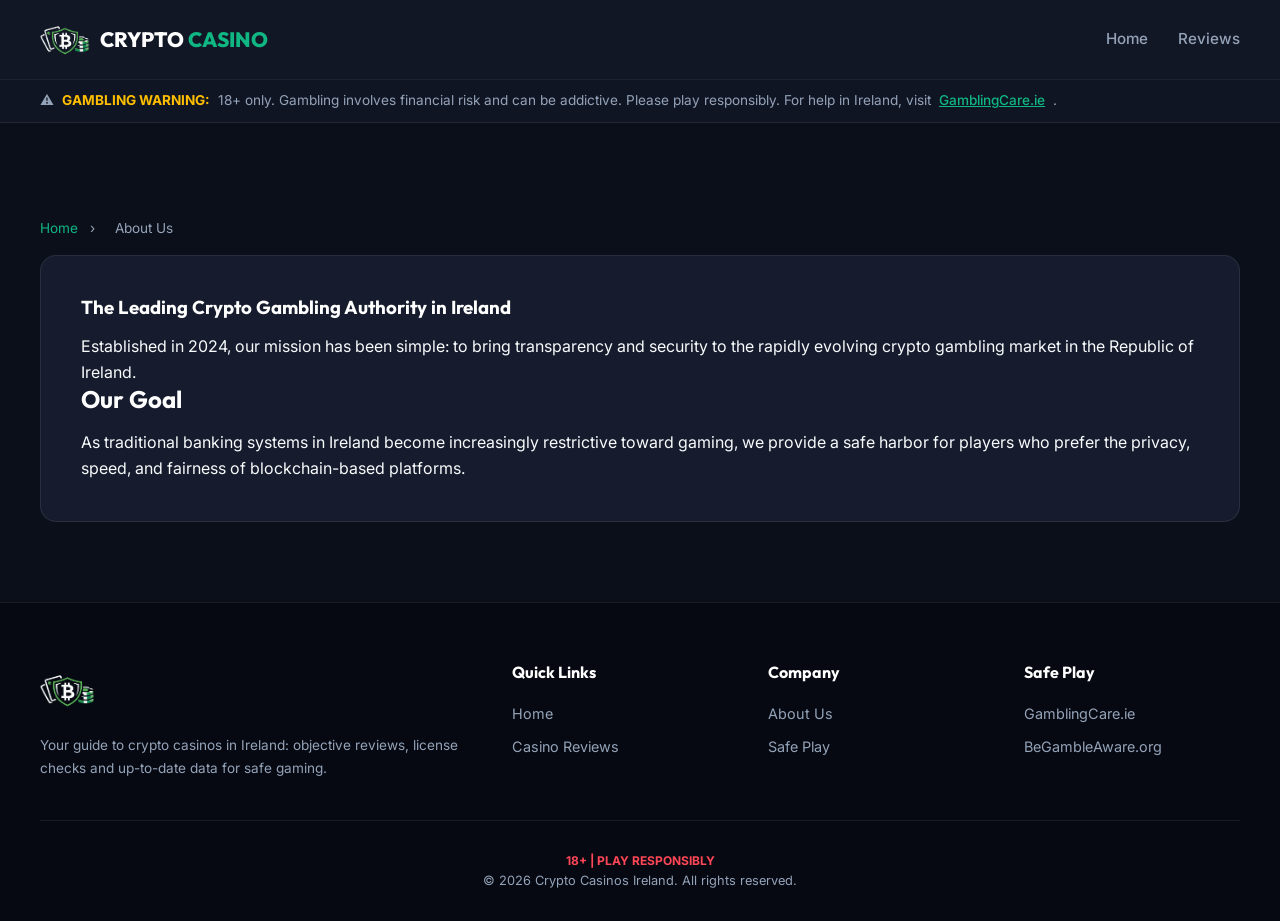
<file: about-us/index.html>
<!DOCTYPE html>
<html lang="en-IE">

<head>
    <meta charset="UTF-8">
    <meta name="viewport" content="width=device-width, initial-scale=1.0">
    <title>About Our Crypto Casino Experts - Crypto Casinos Ireland</title>
    <meta name="description" content="Meet the team behind Crypto Casinos Ireland. Learn our vetting process and why we are the top authority for Irish bitcoin gambling.">
    
    <!-- Fonts -->
    <link rel="preconnect" href="https://fonts.googleapis.com">
    <link rel="preconnect" href="https://fonts.gstatic.com" crossorigin>
    <link href="https://fonts.googleapis.com/css2?family=Inter:wght@400;500;600;700&family=Outfit:wght@700;800&display=swap" rel="stylesheet">
    
    <!-- CSS -->
    <link rel="stylesheet" href="../css/index.css">
</head>

<body>
    <!-- Header -->
    <header class="header">
        <div class="container header__container">
            <a href="../" class="header__logo">
                <img src="../images/online crypto casino Ireland logo.webp" alt="Crypto Casinos Ireland" style="height: 50px; width: auto;">
                <span style="font-family: var(--font-heading); font-weight: 800; font-size: 1.3rem; color: #fff; text-transform: uppercase;">Crypto <span style="color: var(--color-primary);">Casino</span></span>
            </a>
            <nav class="nav">
                <a href="../" class="nav__link">Home</a>
                <a href="../reviews" class="nav__link">Reviews</a>

            </nav>
            <button class="burger" id="mobile-toggle"><span></span><span></span><span></span></button>
        </div>
    </header>
    
    <div class="gambling-warning">
        <div class="container">
            <p>⚠️ <strong>GAMBLING WARNING:</strong> 18+ only. Gambling involves financial risk and can be addictive. Please play responsibly. For help in Ireland, visit <a href="https://www.gamblingcare.ie" target="_blank" rel="nofollow noopener">GamblingCare.ie</a>.</p>
        </div>
    </div>


    <section class="section">
        <div class="container">
            <nav class="breadcrumbs">
                <a href="../">Home</a> <span>›</span> <span class="current">About Us</span>
            </nav>
            
            <div class="content-wrapper">
                <article class="article">
                    <h1>The Leading Crypto Gambling Authority in Ireland</h1>
                    <p>Established in 2024, our mission has been simple: to bring transparency and security to the rapidly evolving crypto gambling market in the Republic of Ireland.</p>
                    
                    <h2>Our Goal</h2>
                    <p>As traditional banking systems in Ireland become increasingly restrictive toward gaming, we provide a safe harbor for players who prefer the privacy, speed, and fairness of blockchain-based platforms.</p>
                </article>
            </div>
        </div>
    </section>

    <!-- Footer -->
    <footer class="footer">
        <div class="container">
            <div class="footer__grid">
                <div class="footer__brand">
                    <div class="header__logo mb-4">
                        <img src="../images/online crypto casino Ireland logo.webp" alt="Crypto Casinos Ireland" style="height: 55px; width: auto;">
                    </div>
                    <p style="font-size: 0.85rem; color: var(--color-text-muted); line-height: 1.7;">Your guide to crypto casinos in Ireland: objective reviews, license checks and up-to-date data for safe gaming.</p>
                </div>
                <div class="footer__links-section">
                    <h4 class="footer__title">Quick Links</h4>
                    <a href="../" class="footer__link">Home</a>
                    <a href="../reviews" class="footer__link">Casino Reviews</a>
                </div>
                <div class="footer__links-section">
                    <h4 class="footer__title">Company</h4>
                    <a href="../about-us" class="footer__link">About Us</a>
                    <a href="../responsible-gambling" class="footer__link">Safe Play</a>
                </div>
                <div class="footer__links-section">
                    <h4 class="footer__title">Safe Play</h4>
                    <a href="https://www.gamblingcare.ie" target="_blank" rel="nofollow noopener" class="footer__link">GamblingCare.ie</a>
                    <a href="https://www.begambleaware.org" target="_blank" rel="nofollow noopener" class="footer__link">BeGambleAware.org</a>
                </div>
            </div>
            <div style="border-top: 1px solid var(--color-border); padding-top: 30px; text-align: center;">
                <p style="font-size: 0.75rem; color: #ff4757; font-weight: 700; text-transform: uppercase;">18+ | Play Responsibly</p>
                <p style="font-size: 0.8rem; color: var(--color-text-muted);">&copy; 2026 Crypto Casinos Ireland. All rights reserved.</p>
            </div>
        </div>
    </footer>

    <script src="../js/main.js"></script>
</body>

</html>
</file>
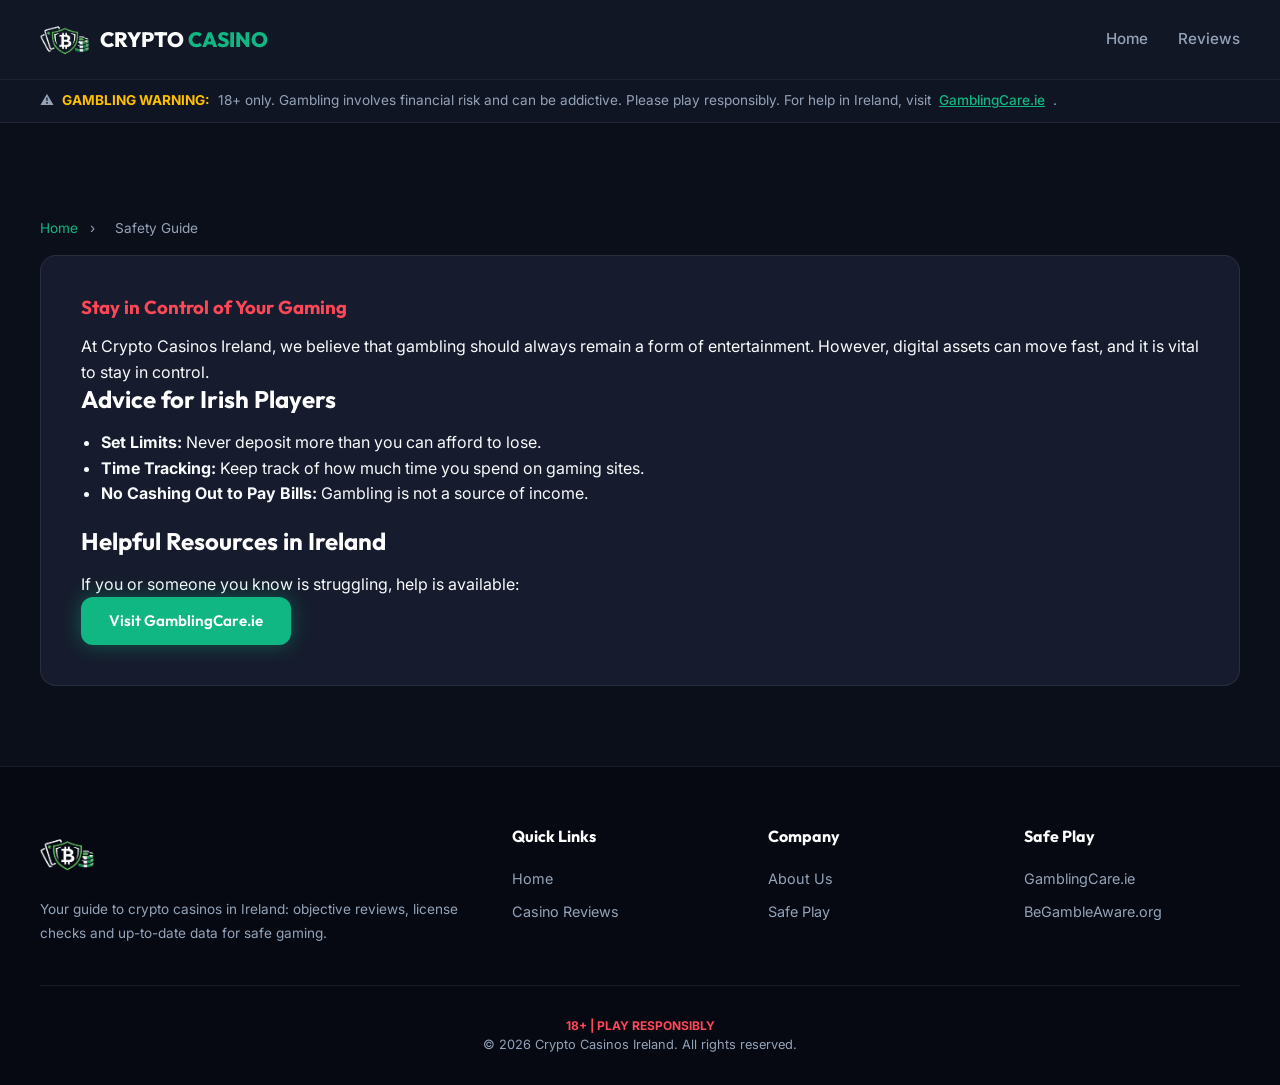
<file: responsible-gambling/index.html>
<!DOCTYPE html>
<html lang="en-IE">

<head>
    <meta charset="UTF-8">
    <meta name="viewport" content="width=device-width, initial-scale=1.0">
    <title>Responsible Gambling in Ireland - Stay Safe with Crypto</title>
    <meta name="description" content="Resources and advice for responsible gambling in Ireland. How to stay in control while playing at crypto casinos.">
    
    <!-- Fonts -->
    <link rel="preconnect" href="https://fonts.googleapis.com">
    <link rel="preconnect" href="https://fonts.gstatic.com" crossorigin>
    <link href="https://fonts.googleapis.com/css2?family=Inter:wght@400;500;600;700&family=Outfit:wght@700;800&display=swap" rel="stylesheet">
    
    <!-- CSS -->
    <link rel="stylesheet" href="../css/index.css">
</head>

<body>
    <!-- Header -->
    <header class="header">
        <div class="container header__container">
            <a href="../" class="header__logo">
                <img src="../images/online crypto casino Ireland logo.webp" alt="Crypto Casinos Ireland" style="height: 50px; width: auto;">
                <span style="font-family: var(--font-heading); font-weight: 800; font-size: 1.3rem; color: #fff; text-transform: uppercase;">Crypto <span style="color: var(--color-primary);">Casino</span></span>
            </a>
            <nav class="nav">
                <a href="../" class="nav__link">Home</a>
                <a href="../reviews" class="nav__link">Reviews</a>

            </nav>
            <button class="burger" id="mobile-toggle"><span></span><span></span><span></span></button>
        </div>
    </header>
    
    <div class="gambling-warning">
        <div class="container">
            <p>⚠️ <strong>GAMBLING WARNING:</strong> 18+ only. Gambling involves financial risk and can be addictive. Please play responsibly. For help in Ireland, visit <a href="https://www.gamblingcare.ie" target="_blank" rel="nofollow noopener">GamblingCare.ie</a>.</p>
        </div>
    </div>


    <section class="section">
        <div class="container">
            <nav class="breadcrumbs">
                <a href="../">Home</a> <span>›</span> <span class="current">Safety Guide</span>
            </nav>
            
            <div class="content-wrapper">
                <article class="article">
                    <h1 style="color: #ff4757;">Stay in Control of Your Gaming</h1>
                    <p>At Crypto Casinos Ireland, we believe that gambling should always remain a form of entertainment. However, digital assets can move fast, and it is vital to stay in control.</p>
                    
                    <h2>Advice for Irish Players</h2>
                    <ul style="padding-left: 20px; margin-bottom: 20px;">
                        <li><strong>Set Limits:</strong> Never deposit more than you can afford to lose.</li>
                        <li><strong>Time Tracking:</strong> Keep track of how much time you spend on gaming sites.</li>
                        <li><strong>No Cashing Out to Pay Bills:</strong> Gambling is not a source of income.</li>
                    </ul>

                    <h2>Helpful Resources in Ireland</h2>
                    <p>If you or someone you know is struggling, help is available:</p>
                    <a href="https://www.gamblingcare.ie" class="btn btn-primary" target="_blank" rel="nofollow">Visit GamblingCare.ie</a>
                </article>
            </div>
        </div>
    </section>

    <!-- Footer -->
    <footer class="footer">
        <div class="container">
            <div class="footer__grid">
                <div class="footer__brand">
                    <div class="header__logo mb-4">
                        <img src="../images/online crypto casino Ireland logo.webp" alt="Crypto Casinos Ireland" style="height: 55px; width: auto;">
                    </div>
                    <p style="font-size: 0.85rem; color: var(--color-text-muted); line-height: 1.7;">Your guide to crypto casinos in Ireland: objective reviews, license checks and up-to-date data for safe gaming.</p>
                </div>
                <div class="footer__links-section">
                    <h4 class="footer__title">Quick Links</h4>
                    <a href="../" class="footer__link">Home</a>
                    <a href="../reviews" class="footer__link">Casino Reviews</a>
                </div>
                <div class="footer__links-section">
                    <h4 class="footer__title">Company</h4>
                    <a href="../about-us" class="footer__link">About Us</a>
                    <a href="../responsible-gambling" class="footer__link">Safe Play</a>
                </div>
                <div class="footer__links-section">
                    <h4 class="footer__title">Safe Play</h4>
                    <a href="https://www.gamblingcare.ie" target="_blank" rel="nofollow noopener" class="footer__link">GamblingCare.ie</a>
                    <a href="https://www.begambleaware.org" target="_blank" rel="nofollow noopener" class="footer__link">BeGambleAware.org</a>
                </div>
            </div>
            <div style="border-top: 1px solid var(--color-border); padding-top: 30px; text-align: center;">
                <p style="font-size: 0.75rem; color: #ff4757; font-weight: 700; text-transform: uppercase;">18+ | Play Responsibly</p>
                <p style="font-size: 0.8rem; color: var(--color-text-muted);">&copy; 2026 Crypto Casinos Ireland. All rights reserved.</p>
            </div>
        </div>
    </footer>

    <script src="../js/main.js"></script>
</body>

</html>
</file>
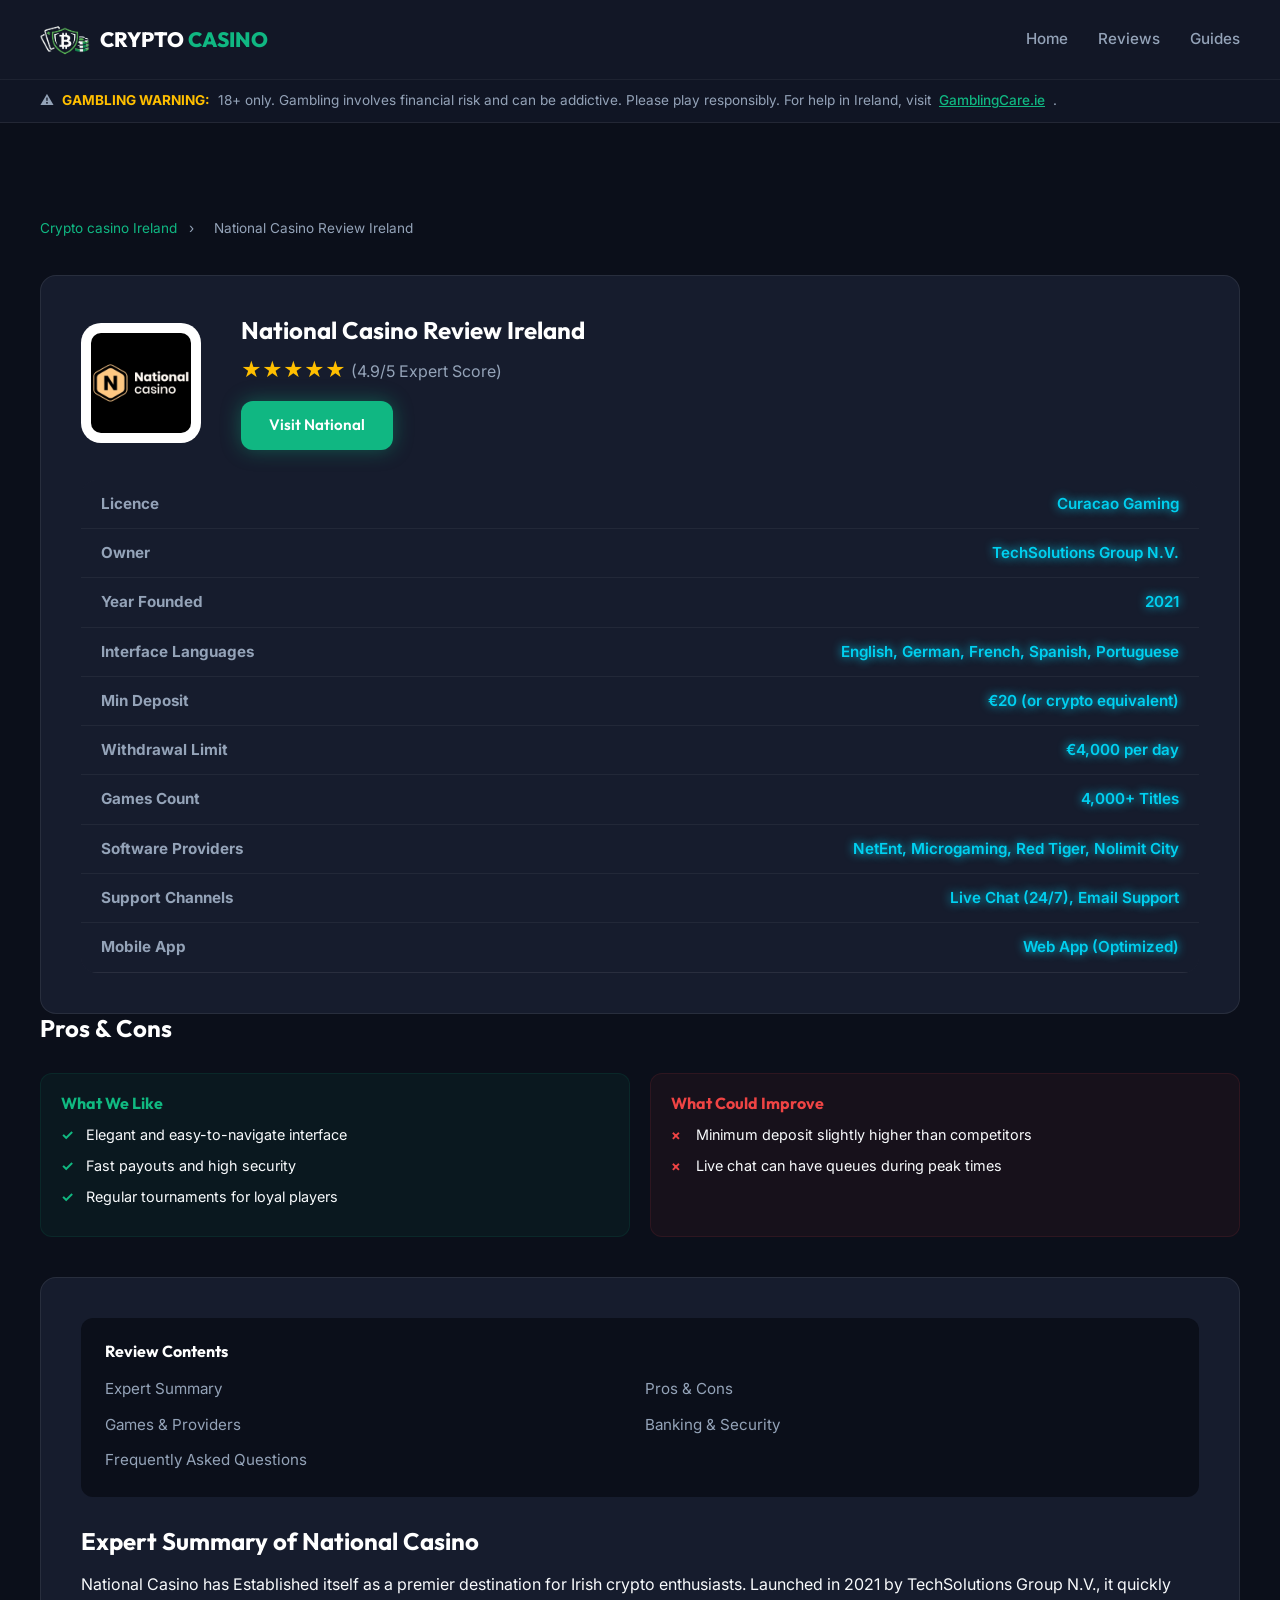
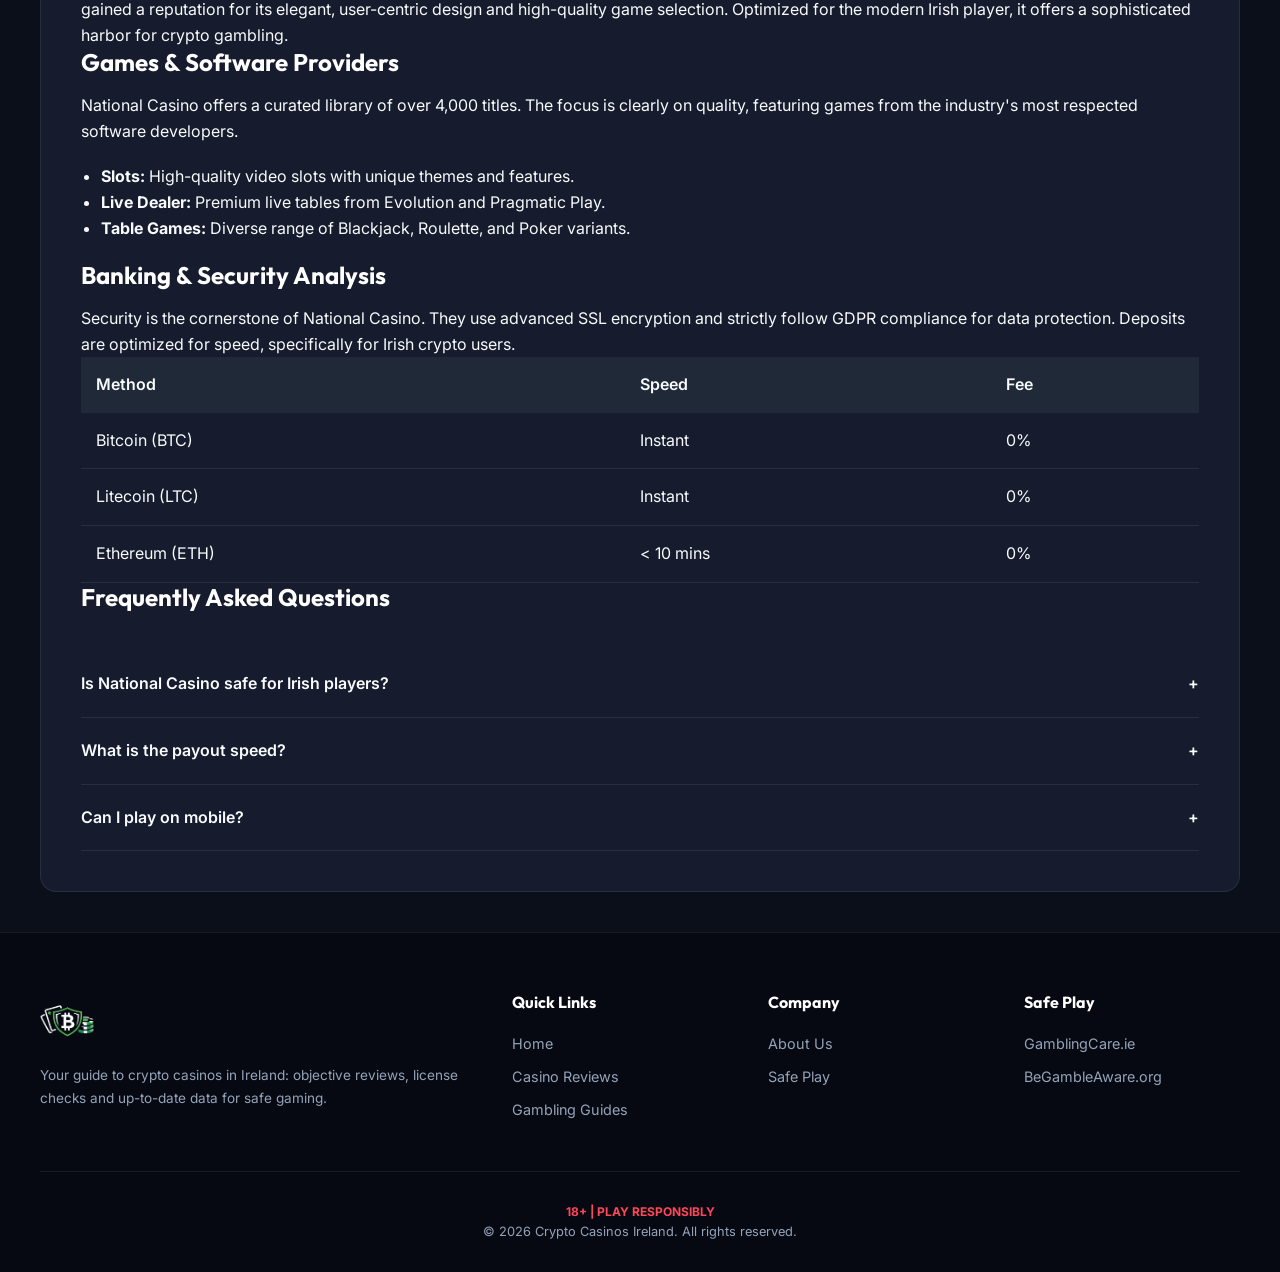
<file: reviews/national-casino/index.html>
<!DOCTYPE html>
<html lang="en-IE">

<head>
    <meta charset="UTF-8">
    <meta name="viewport" content="width=device-width, initial-scale=1.0">
    <title>National Casino Review 2026 - Honest Expert Analysis</title>
    <meta name="description" content="Read our in-depth review of National Casino for Irish players. Check license, games, and bonuses.">
    
    <!-- Fonts -->
    <link rel="preconnect" href="https://fonts.googleapis.com">
    <link rel="preconnect" href="https://fonts.gstatic.com" crossorigin>
    <link href="https://fonts.googleapis.com/css2?family=Inter:wght@400;500;600;700&family=Outfit:wght@700;800&display=swap" rel="stylesheet">
    
    <!-- CSS -->
    <link rel="stylesheet" href="../../css/index.css">
</head>

<body>
    <!-- Header -->
    <header class="header">
        <div class="container header__container">
            <a href="../../" class="header__logo">
                <img src="../../images/online crypto casino Ireland logo.webp" alt="Crypto Casinos Ireland" style="height: 50px; width: auto;">
                <span style="font-family: var(--font-heading); font-weight: 800; font-size: 1.3rem; color: #fff; text-transform: uppercase;">Crypto <span style="color: var(--color-primary);">Casino</span></span>
            </a>
            <nav class="nav">
                <a href="../../" class="nav__link">Home</a>
                <a href="../../reviews" class="nav__link">Reviews</a>
                <a href="../../guides" class="nav__link">Guides</a>
            </nav>
            <button class="burger" id="mobile-toggle"><span></span><span></span><span></span></button>
        </div>
    </header>
    
    <div class="gambling-warning">
        <div class="container">
            <p>⚠️ <strong>GAMBLING WARNING:</strong> 18+ only. Gambling involves financial risk and can be addictive. Please play responsibly. For help in Ireland, visit <a href="https://www.gamblingcare.ie" target="_blank" rel="nofollow noopener">GamblingCare.ie</a>.</p>
        </div>
    </div>


    <!-- Review Hero -->
    <section class="section" style="padding-bottom: 40px;">
        <div class="container">
            <nav class="breadcrumbs">
                <a href="../../">Crypto casino Ireland</a> <span>›</span> <span class="current">National Casino Review Ireland</span>
            </nav>

            <div class="review-hero">
                <div class="review-hero__container">
                    <img src="../../images/national casino logo.webp" alt="National Casino Logo" class="review-hero__logo" onerror="this.src='https://placehold.co/120x120?text=National'">
                    <div class="review-hero__content">
                        <h1 style="margin-bottom: 10px;">National Casino Review Ireland</h1>
                        <div style="color: var(--color-accent); font-size: 1.25rem; margin-bottom: 15px;">★★★★★ <span style="color: var(--color-text-muted); font-size: 1rem;">(4.9/5 Expert Score)</span></div>
                        <a href="https://crypto-casinos.eu.com/go/national" target="_blank" rel="nofollow noopener" class="btn btn-primary">Visit National</a>
                    </div>
                </div>

                <!-- Info Table Integrated -->
                <table class="review-table header-table">
                    <tr><td>Licence</td><td>Curacao Gaming</td></tr>
                    <tr><td>Owner</td><td>TechSolutions Group N.V.</td></tr>
                    <tr><td>Year Founded</td><td>2021</td></tr>
                    <tr><td>Interface Languages</td><td>English, German, French, Spanish, Portuguese</td></tr>
                    <tr><td>Min Deposit</td><td>€20 (or crypto equivalent)</td></tr>
                    <tr><td>Withdrawal Limit</td><td>€4,000 per day</td></tr>
                    <tr><td>Games Count</td><td>4,000+ Titles</td></tr>
                    <tr><td>Software Providers</td><td>NetEnt, Microgaming, Red Tiger, Nolimit City</td></tr>
                    <tr><td>Support Channels</td><td>Live Chat (24/7), Email Support</td></tr>
                    <tr><td>Mobile App</td><td>Web App (Optimized)</td></tr>
                </table>
            </div>

            <h2 id="pros-cons">Pros & Cons</h2>
            <div class="pros-cons">
                <div class="pros-box">
                    <h4>What We Like</h4>
                    <ul>
                        <li>Elegant and easy-to-navigate interface</li>
                        <li>Fast payouts and high security</li>
                        <li>Regular tournaments for loyal players</li>
                    </ul>
                </div>
                <div class="cons-box">
                    <h4>What Could Improve</h4>
                    <ul>
                        <li>Minimum deposit slightly higher than competitors</li>
                        <li>Live chat can have queues during peak times</li>
                    </ul>
                </div>
            </div>

            <div class="content-wrapper" style="margin-top: 40px;">
                <!-- TOC -->
                <div class="toc">
                    <h4>Review Contents</h4>
                    <ul>
                        <li><a href="#expert-summary">Expert Summary</a></li>
                        <li><a href="#pros-cons">Pros & Cons</a></li>
                        <li><a href="#games-providers">Games & Providers</a></li>
                        <li><a href="#banking-security">Banking & Security</a></li>
                        <li><a href="#faq">Frequently Asked Questions</a></li>
                    </ul>
                </div>

                <article class="article">
                    <h2 id="expert-summary">Expert Summary of National Casino</h2>
                    <p>National Casino has Established itself as a premier destination for Irish crypto enthusiasts. Launched in 2021 by TechSolutions Group N.V., it quickly gained a reputation for its elegant, user-centric design and high-quality game selection. Optimized for the modern Irish player, it offers a sophisticated harbor for crypto gambling.</p>

                    <h2 id="games-providers">Games & Software Providers</h2>
                    <p>National Casino offers a curated library of over 4,000 titles. The focus is clearly on quality, featuring games from the industry's most respected software developers.</p>
                    <ul style="padding-left: 20px; margin: 20px 0;">
                        <li><strong>Slots:</strong> High-quality video slots with unique themes and features.</li>
                        <li><strong>Live Dealer:</strong> Premium live tables from Evolution and Pragmatic Play.</li>
                        <li><strong>Table Games:</strong> Diverse range of Blackjack, Roulette, and Poker variants.</li>
                    </ul>

                    <h2 id="banking-security">Banking & Security Analysis</h2>
                    <p>Security is the cornerstone of National Casino. They use advanced SSL encryption and strictly follow GDPR compliance for data protection. Deposits are optimized for speed, specifically for Irish crypto users.</p>
                    
                    <table>
                        <thead>
                            <tr><th>Method</th><th>Speed</th><th>Fee</th></tr>
                        </thead>
                        <tbody>
                            <tr><td>Bitcoin (BTC)</td><td>Instant</td><td>0%</td></tr>
                            <tr><td>Litecoin (LTC)</td><td>Instant</td><td>0%</td></tr>
                            <tr><td>Ethereum (ETH)</td><td>< 10 mins</td><td>0%</td></tr>
                        </tbody>
                    </table>

                    <h2 id="faq">Frequently Asked Questions</h2>
                    <div class="faq-list">
                        <div class="faq-item">
                            <div class="faq-question">Is National Casino safe for Irish players? <span>+</span></div>
                            <div class="faq-answer">Absolutely. The platform uses international licensing and advanced security protocols to protect all Irish accounts.</div>
                        </div>
                        <div class="faq-item">
                            <div class="faq-question">What is the payout speed? <span>+</span></div>
                            <div class="faq-answer">Most crypto withdrawals are processed instantly after validation, ensuring you get your winnings fast.</div>
                        </div>
                        <div class="faq-item">
                            <div class="faq-question">Can I play on mobile? <span>+</span></div>
                            <div class="faq-answer">Yes, the entire site is optimized for mobile browsers, providing a full casino experience without needing a separate app.</div>
                        </div>
                    </div>
                </article>
            </div>
        </div>
    </section>

    <!-- Footer -->
    <footer class="footer">
        <div class="container">
            <div class="footer__grid">
                <div class="footer__brand">
                    <div class="header__logo mb-4">
                        <img src="../../images/online crypto casino Ireland logo.webp" alt="Crypto Casinos Ireland" style="height: 55px; width: auto;">
                    </div>
                    <p style="font-size: 0.85rem; color: var(--color-text-muted); line-height: 1.7;">Your guide to crypto casinos in Ireland: objective reviews, license checks and up-to-date data for safe gaming.</p>
                </div>
                <div class="footer__links-section">
                    <h4 class="footer__title">Quick Links</h4>
                    <a href="../../" class="footer__link">Home</a>
                    <a href="../../reviews" class="footer__link">Casino Reviews</a>
                    <a href="../../guides" class="footer__link">Gambling Guides</a>
                </div>
                <div class="footer__links-section">
                    <h4 class="footer__title">Company</h4>
                    <a href="../../about-us" class="footer__link">About Us</a>
                    <a href="../../responsible-gambling" class="footer__link">Safe Play</a>
                </div>
                <div class="footer__links-section">
                    <h4 class="footer__title">Safe Play</h4>
                    <a href="https://www.gamblingcare.ie" target="_blank" rel="nofollow noopener" class="footer__link">GamblingCare.ie</a>
                    <a href="https://www.begambleaware.org" target="_blank" rel="nofollow noopener" class="footer__link">BeGambleAware.org</a>
                </div>
            </div>
            <div style="border-top: 1px solid var(--color-border); padding-top: 30px; text-align: center;">
                <p style="font-size: 0.75rem; color: #ff4757; font-weight: 700; text-transform: uppercase;">18+ | Play Responsibly</p>
                <p style="font-size: 0.8rem; color: var(--color-text-muted);">&copy; 2026 Crypto Casinos Ireland. All rights reserved.</p>
            </div>
        </div>
    </footer>

    <script src="../../js/main.js"></script>
</body>

</html>
</file>
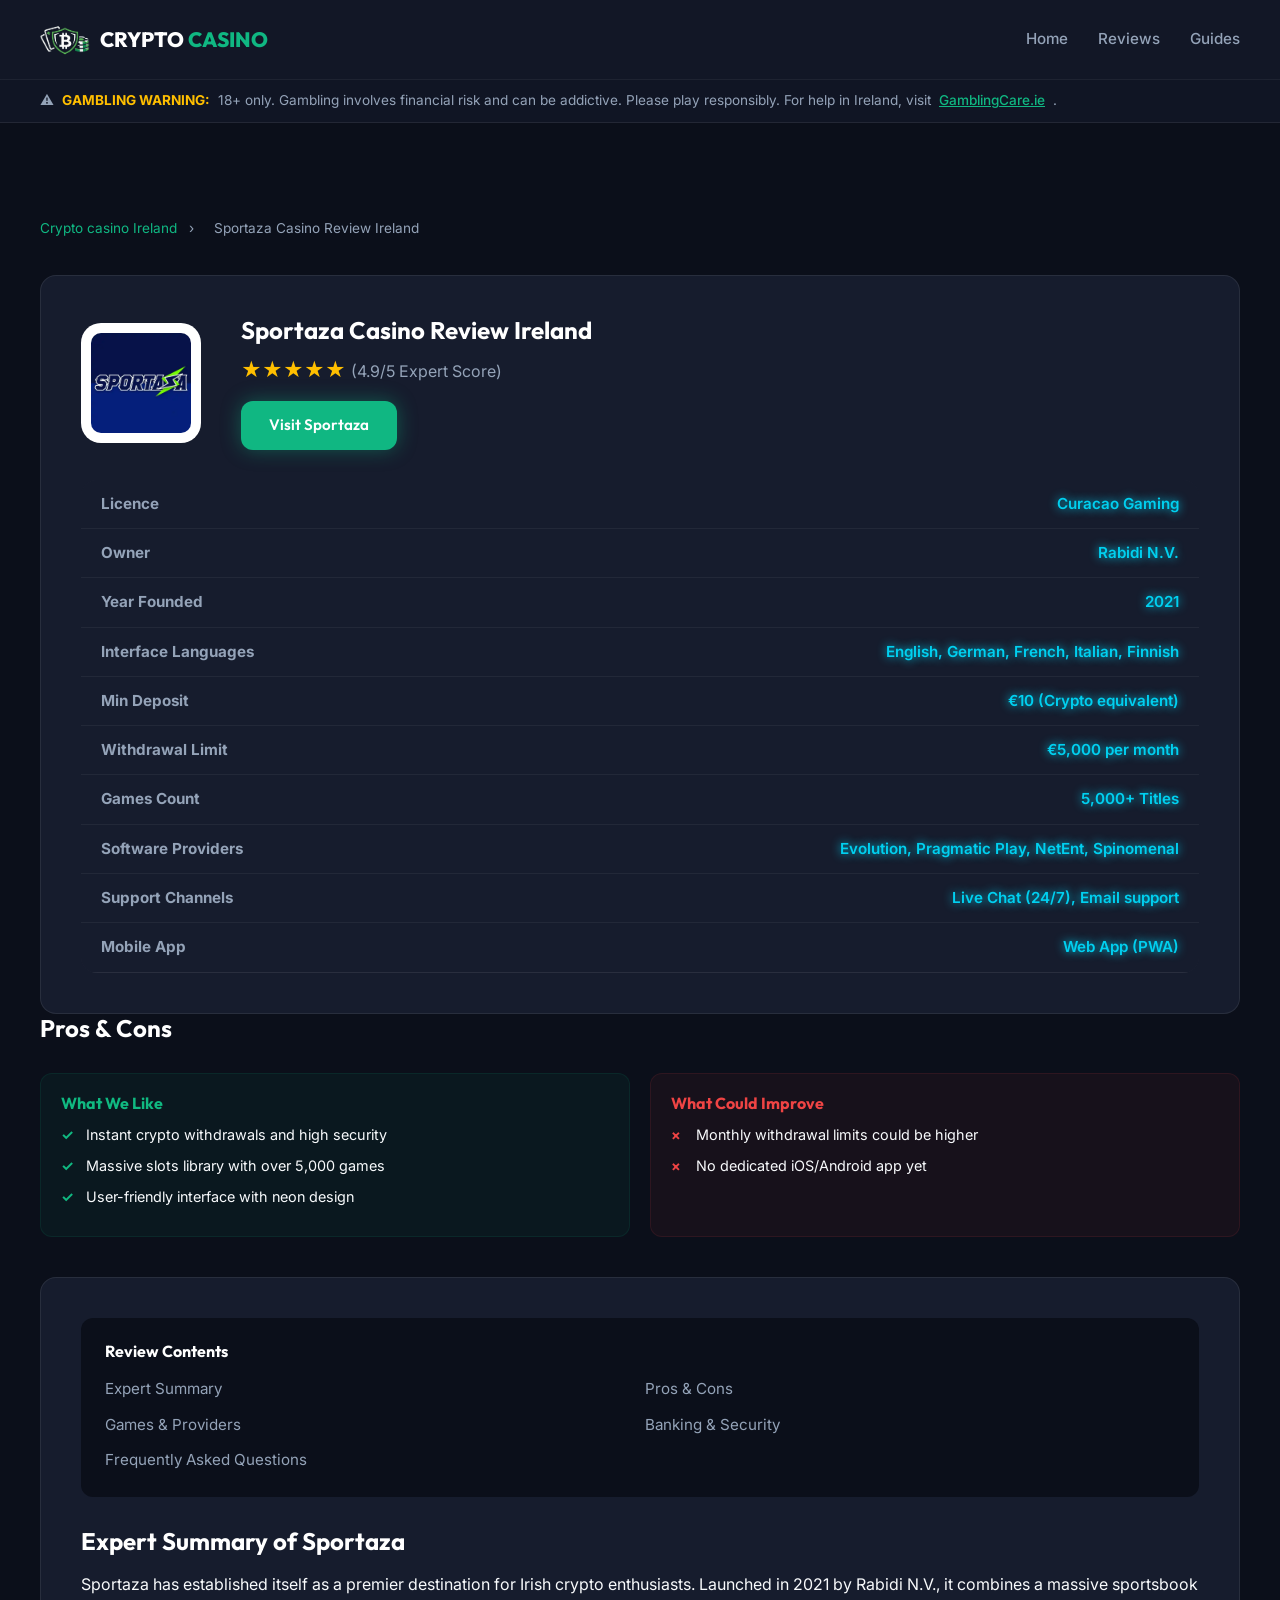
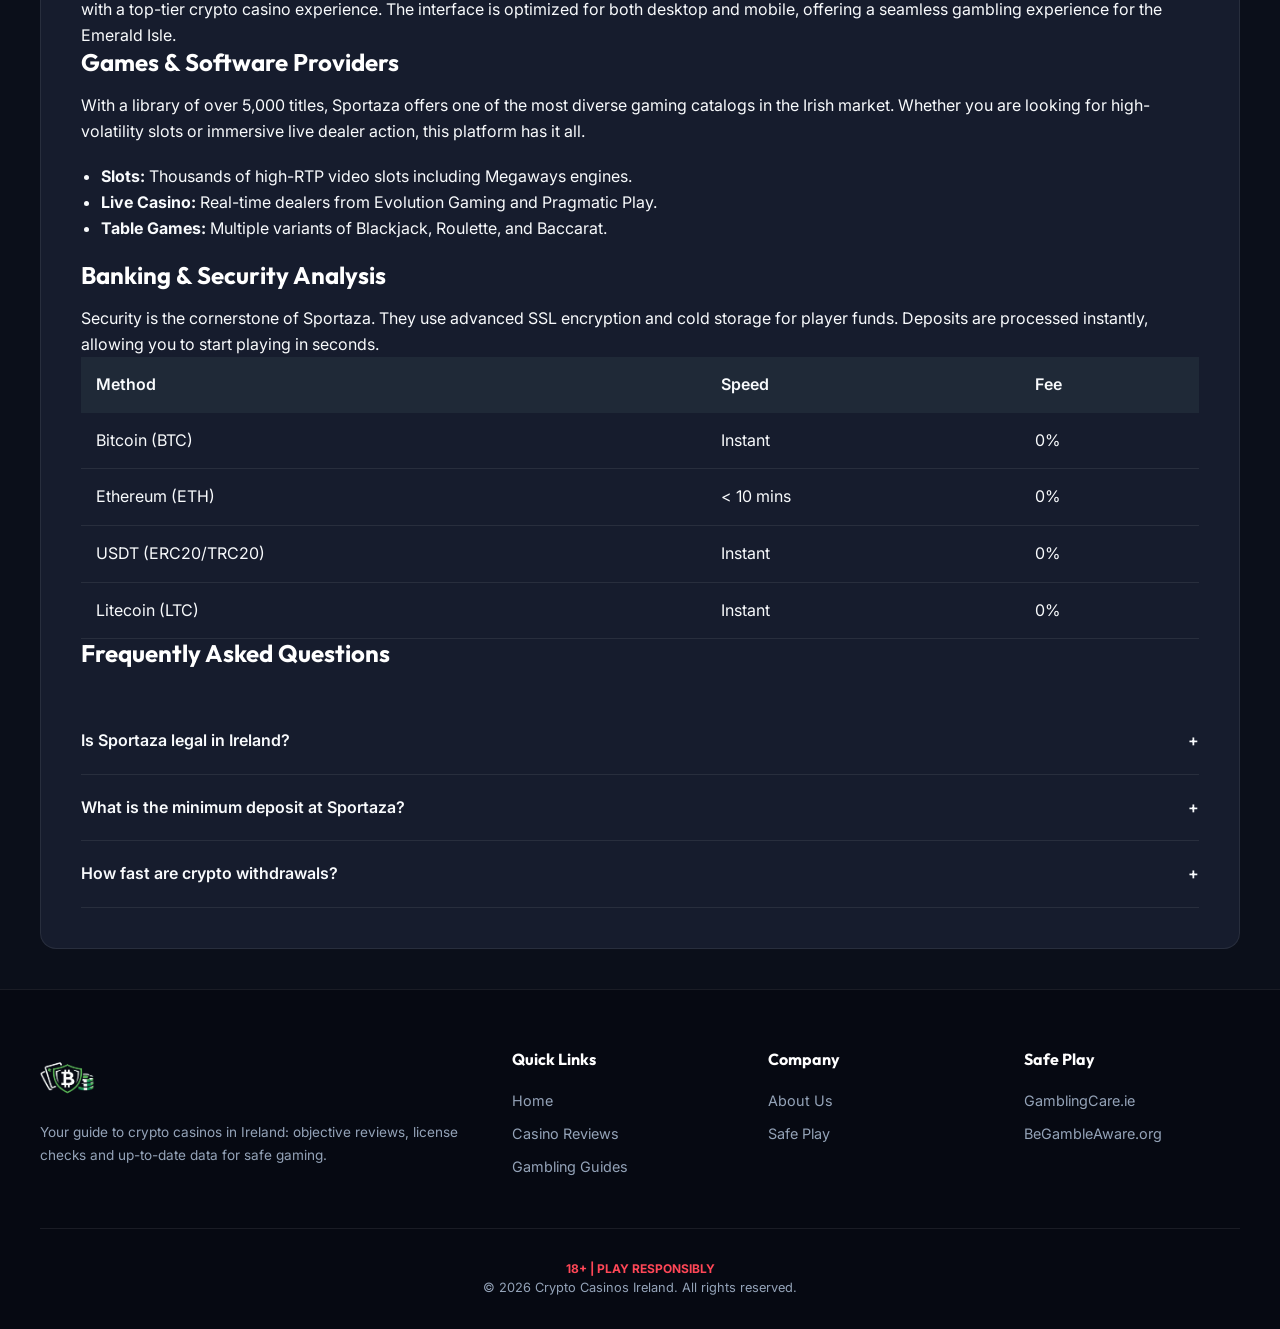
<file: reviews/sportaza/index.html>
<!DOCTYPE html>
<html lang="en-IE">

<head>
    <meta charset="UTF-8">
    <meta name="viewport" content="width=device-width, initial-scale=1.0">
    <title>Sportaza Review 2026 - Honest Expert Analysis</title>
    <meta name="description" content="Read our in-depth review of Sportaza for Irish players. Check license, games, and bonuses.">
    
    <!-- Fonts -->
    <link rel="preconnect" href="https://fonts.googleapis.com">
    <link rel="preconnect" href="https://fonts.gstatic.com" crossorigin>
    <link href="https://fonts.googleapis.com/css2?family=Inter:wght@400;500;600;700&family=Outfit:wght@700;800&display=swap" rel="stylesheet">
    
    <!-- CSS -->
    <link rel="stylesheet" href="../../css/index.css">
</head>

<body>
    <!-- Header -->
    <header class="header">
        <div class="container header__container">
            <a href="../../" class="header__logo">
                <img src="../../images/online crypto casino Ireland logo.webp" alt="Crypto Casinos Ireland" style="height: 50px; width: auto;">
                <span style="font-family: var(--font-heading); font-weight: 800; font-size: 1.3rem; color: #fff; text-transform: uppercase;">Crypto <span style="color: var(--color-primary);">Casino</span></span>
            </a>
            <nav class="nav">
                <a href="../../" class="nav__link">Home</a>
                <a href="../../reviews" class="nav__link">Reviews</a>
                <a href="../../guides" class="nav__link">Guides</a>
            </nav>
            <button class="burger" id="mobile-toggle"><span></span><span></span><span></span></button>
        </div>
    </header>
    
    <div class="gambling-warning">
        <div class="container">
            <p>⚠️ <strong>GAMBLING WARNING:</strong> 18+ only. Gambling involves financial risk and can be addictive. Please play responsibly. For help in Ireland, visit <a href="https://www.gamblingcare.ie" target="_blank" rel="nofollow noopener">GamblingCare.ie</a>.</p>
        </div>
    </div>


    <!-- Review Hero -->
    <section class="section" style="padding-bottom: 40px;">
        <div class="container">
            <nav class="breadcrumbs">
                <a href="../../">Crypto casino Ireland</a> <span>›</span> <span class="current">Sportaza Casino Review Ireland</span>
            </nav>

            <div class="review-hero">
                <div class="review-hero__container">
                    <img src="../../images/Sportaza casino logo.webp" alt="Sportaza Logo" class="review-hero__logo" onerror="this.src='https://placehold.co/120x120?text=Sportaza'">
                    <div class="review-hero__content">
                        <h1 style="margin-bottom: 10px;">Sportaza Casino Review Ireland</h1>
                        <div style="color: var(--color-accent); font-size: 1.25rem; margin-bottom: 15px;">★★★★★ <span style="color: var(--color-text-muted); font-size: 1rem;">(4.9/5 Expert Score)</span></div>
                        <a href="https://crypto-casinos.eu.com/go/sportaza" target="_blank" rel="nofollow noopener" class="btn btn-primary">Visit Sportaza</a>
                    </div>
                </div>

                <!-- Info Table Integrated -->
                <table class="review-table header-table">
                    <tr><td>Licence</td><td>Curacao Gaming</td></tr>
                    <tr><td>Owner</td><td>Rabidi N.V.</td></tr>
                    <tr><td>Year Founded</td><td>2021</td></tr>
                    <tr><td>Interface Languages</td><td>English, German, French, Italian, Finnish</td></tr>
                    <tr><td>Min Deposit</td><td>€10 (Crypto equivalent)</td></tr>
                    <tr><td>Withdrawal Limit</td><td>€5,000 per month</td></tr>
                    <tr><td>Games Count</td><td>5,000+ Titles</td></tr>
                    <tr><td>Software Providers</td><td>Evolution, Pragmatic Play, NetEnt, Spinomenal</td></tr>
                    <tr><td>Support Channels</td><td>Live Chat (24/7), Email support</td></tr>
                    <tr><td>Mobile App</td><td>Web App (PWA)</td></tr>
                </table>
            </div>

            <h2 id="pros-cons">Pros & Cons</h2>
            <div class="pros-cons">
                <div class="pros-box">
                    <h4>What We Like</h4>
                    <ul>
                        <li>Instant crypto withdrawals and high security</li>
                        <li>Massive slots library with over 5,000 games</li>
                        <li>User-friendly interface with neon design</li>
                    </ul>
                </div>
                <div class="cons-box">
                    <h4>What Could Improve</h4>
                    <ul>
                        <li>Monthly withdrawal limits could be higher</li>
                        <li>No dedicated iOS/Android app yet</li>
                    </ul>
                </div>
            </div>

            <div class="content-wrapper" style="margin-top: 40px;">
                <!-- TOC -->
                <div class="toc">
                    <h4>Review Contents</h4>
                    <ul>
                        <li><a href="#expert-summary">Expert Summary</a></li>
                        <li><a href="#pros-cons">Pros & Cons</a></li>
                        <li><a href="#games-providers">Games & Providers</a></li>
                        <li><a href="#banking-security">Banking & Security</a></li>
                        <li><a href="#faq">Frequently Asked Questions</a></li>
                    </ul>
                </div>

                <article class="article">
                    <h2 id="expert-summary">Expert Summary of Sportaza</h2>
                    <p>Sportaza has established itself as a premier destination for Irish crypto enthusiasts. Launched in 2021 by Rabidi N.V., it combines a massive sportsbook with a top-tier crypto casino experience. The interface is optimized for both desktop and mobile, offering a seamless gambling experience for the Emerald Isle.</p>

                    <h2 id="games-providers">Games & Software Providers</h2>
                    <p>With a library of over 5,000 titles, Sportaza offers one of the most diverse gaming catalogs in the Irish market. Whether you are looking for high-volatility slots or immersive live dealer action, this platform has it all.</p>
                    <ul style="padding-left: 20px; margin: 20px 0;">
                        <li><strong>Slots:</strong> Thousands of high-RTP video slots including Megaways engines.</li>
                        <li><strong>Live Casino:</strong> Real-time dealers from Evolution Gaming and Pragmatic Play.</li>
                        <li><strong>Table Games:</strong> Multiple variants of Blackjack, Roulette, and Baccarat.</li>
                    </ul>

                    <h2 id="banking-security">Banking & Security Analysis</h2>
                    <p>Security is the cornerstone of Sportaza. They use advanced SSL encryption and cold storage for player funds. Deposits are processed instantly, allowing you to start playing in seconds.</p>
                    
                    <table>
                        <thead>
                            <tr><th>Method</th><th>Speed</th><th>Fee</th></tr>
                        </thead>
                        <tbody>
                            <tr><td>Bitcoin (BTC)</td><td>Instant</td><td>0%</td></tr>
                            <tr><td>Ethereum (ETH)</td><td>< 10 mins</td><td>0%</td></tr>
                            <tr><td>USDT (ERC20/TRC20)</td><td>Instant</td><td>0%</td></tr>
                            <tr><td>Litecoin (LTC)</td><td>Instant</td><td>0%</td></tr>
                        </tbody>
                    </table>

                    <h2 id="faq">Frequently Asked Questions</h2>
                    <div class="faq-list">
                        <div class="faq-item">
                            <div class="faq-question">Is Sportaza legal in Ireland? <span>+</span></div>
                            <div class="faq-answer">Yes, Irish players can safely register and play at Sportaza using their Curacao international license.</div>
                        </div>
                        <div class="faq-item">
                            <div class="faq-question">What is the minimum deposit at Sportaza? <span>+</span></div>
                            <div class="faq-answer">The minimum deposit starts at €10 (or crypto equivalent), making it accessible for all types of players.</div>
                        </div>
                        <div class="faq-item">
                            <div class="faq-question">How fast are crypto withdrawals? <span>+</span></div>
                            <div class="faq-answer">Most crypto withdrawals at Sportaza are processed instantly after approval, usually appearing in your wallet within minutes.</div>
                        </div>
                    </div>
                </article>
            </div>
        </div>
    </section>

    <!-- Footer -->
    <footer class="footer">
        <div class="container">
            <div class="footer__grid">
                <div class="footer__brand">
                    <div class="header__logo mb-4">
                        <img src="../../images/online crypto casino Ireland logo.webp" alt="Crypto Casinos Ireland" style="height: 55px; width: auto;">
                    </div>
                    <p style="font-size: 0.85rem; color: var(--color-text-muted); line-height: 1.7;">Your guide to crypto casinos in Ireland: objective reviews, license checks and up-to-date data for safe gaming.</p>
                </div>
                <div class="footer__links-section">
                    <h4 class="footer__title">Quick Links</h4>
                    <a href="../../" class="footer__link">Home</a>
                    <a href="../../reviews" class="footer__link">Casino Reviews</a>
                    <a href="../../guides" class="footer__link">Gambling Guides</a>
                </div>
                <div class="footer__links-section">
                    <h4 class="footer__title">Company</h4>
                    <a href="../../about-us" class="footer__link">About Us</a>
                    <a href="../../responsible-gambling" class="footer__link">Safe Play</a>
                </div>
                <div class="footer__links-section">
                    <h4 class="footer__title">Safe Play</h4>
                    <a href="https://www.gamblingcare.ie" target="_blank" rel="nofollow noopener" class="footer__link">GamblingCare.ie</a>
                    <a href="https://www.begambleaware.org" target="_blank" rel="nofollow noopener" class="footer__link">BeGambleAware.org</a>
                </div>
            </div>
            <div style="border-top: 1px solid var(--color-border); padding-top: 30px; text-align: center;">
                <p style="font-size: 0.75rem; color: #ff4757; font-weight: 700; text-transform: uppercase;">18+ | Play Responsibly</p>
                <p style="font-size: 0.8rem; color: var(--color-text-muted);">&copy; 2026 Crypto Casinos Ireland. All rights reserved.</p>
            </div>
        </div>
    </footer>

    <script src="../../js/main.js"></script>
</body>

</html>
</file>
<file: css/index.css>
/* ============================================
   CRYPTO CASINOS IRELAND - DESIGN SYSTEM
   Premium Dark / Emerald & Cyan Neon
   ============================================ */

:root {
  /* Core Colors (HSL for better harmony) */
  --primary-h: 161;
  --primary-s: 84%;
  --primary-l: 39%;
  --color-primary: hsl(var(--primary-h), var(--primary-s), var(--primary-l)); /* Emerald */
  --color-primary-glow: hsla(var(--primary-h), var(--primary-s), var(--primary-l), 0.4);
  
  --secondary-h: 188;
  --secondary-s: 100%;
  --secondary-l: 47%;
  --color-secondary: hsl(var(--secondary-h), var(--secondary-s), var(--secondary-l)); /* Cyan */
  
  --accent-h: 45;
  --accent-s: 100%;
  --accent-l: 50%;
  --color-accent: hsl(var(--accent-h), var(--accent-s), var(--accent-l)); /* Gold */

  /* Dark Theme Palette */
  --color-bg: #0b0f1a;
  --color-surface: #161c2d;
  --color-surface-soft: #1f2937;
  --color-text: #f8fafc;
  --color-text-muted: #94a3b8;
  --color-border: rgba(255, 255, 255, 0.08);
  
  /* Glassmorphism */
  --glass-bg: rgba(22, 28, 45, 0.7);
  --glass-border: rgba(255, 255, 255, 0.05);
  --glass-blur: blur(12px);

  /* Typography */
  --font-main: 'Inter', -apple-system, BlinkMacSystemFont, 'Segoe UI', Roboto, sans-serif;
  --font-heading: 'Outfit', sans-serif;
  
  /* Layout */
  --container-max: 1240px;
  --header-height: 80px;
  --radius-lg: 16px;
  --radius-md: 12px;
  --radius-sm: 8px;
  
  /* Shadows & Glows */
  --shadow-sm: 0 2px 4px rgba(0,0,0,0.1);
  --shadow-md: 0 4px 12px rgba(0,0,0,0.2);
  --shadow-lg: 0 12px 24px rgba(0,0,0,0.3);
  --glow-primary: 0 0 20px var(--color-primary-glow);
  
  /* Transitions */
  --transition-fast: 0.2s cubic-bezier(0.4, 0, 0.2, 1);
  --transition-base: 0.3s cubic-bezier(0.4, 0, 0.2, 1);
}

/* Reset & Base */
*, *::before, *::after {
  box-sizing: border-box;
  margin: 0;
  padding: 0;
}

html {
  scroll-behavior: smooth;
  font-size: 16px;
  background-color: var(--color-bg);
  color: var(--color-text);
}

body {
  font-family: var(--font-main);
  line-height: 1.6;
  -webkit-font-smoothing: antialiased;
  overflow-x: hidden;
}

h1, h2, h3, h4, h5, h6 {
  font-family: var(--font-heading);
  font-weight: 700;
  line-height: 1.2;
  margin-bottom: 1rem;
  color: #fff;
}

a {
  color: var(--color-primary);
  text-decoration: none;
  transition: var(--transition-fast);
}

a:hover { color: var(--color-secondary); }

img { max-width: 100%; height: auto; display: block; }

/* Utilities */
.container {
  max-width: var(--container-max);
  margin: 0 auto;
  padding: 0 20px;
}

.section { padding: 80px 0; }
.text-center { text-align: center; }
.mb-2 { margin-bottom: 0.5rem; }
.mb-4 { margin-bottom: 1rem; }
.mb-8 { margin-bottom: 2rem; }

/* Buttons */
.btn {
  display: inline-flex;
  align-items: center;
  justify-content: center;
  padding: 12px 28px;
  font-weight: 600;
  border-radius: var(--radius-md);
  cursor: pointer;
  transition: all var(--transition-base);
  border: none;
  font-family: var(--font-heading);
  font-size: 0.95rem;
  gap: 8px;
}

.btn-primary {
  background: var(--color-primary);
  color: #fff;
  box-shadow: var(--glow-primary);
}

.btn-primary:hover {
  background: hsl(var(--primary-h), var(--primary-s), 45%);
  transform: translateY(-2px);
  box-shadow: 0 0 30px var(--color-primary-glow);
}

.btn-outline {
  background: transparent;
  color: #fff;
  border: 1px solid var(--color-border);
}

.btn-outline:hover {
  background: rgba(255,255,255,0.05);
  border-color: var(--color-primary);
}

/* Header */
.header {
  height: var(--header-height);
  background: var(--glass-bg);
  backdrop-filter: var(--glass-blur);
  border-bottom: 1px solid var(--glass-border);
  position: sticky;
  top: 0;
  z-index: 1000;
}

.header__container {
  display: flex;
  align-items: center;
  justify-content: space-between;
  height: 100%;
}

.header__logo {
  display: flex;
  align-items: center;
  gap: 10px;
}

.header__logo img { height: 50px; }

.nav { display: flex; gap: 30px; align-items: center; }

.nav__link {
  color: var(--color-text-muted);
  font-weight: 500;
  font-size: 0.95rem;
}

.nav__link:hover { color: var(--color-primary); }

/* Dropdown */
.dropdown { position: relative; }
.dropdown__toggle { display: flex; align-items: center; gap: 5px; cursor: pointer; }
.dropdown__menu {
  position: absolute;
  top: 100%;
  left: 0;
  background: var(--color-surface);
  border: 1px solid var(--color-border);
  border-radius: var(--radius-sm);
  padding: 10px 0;
  min-width: 180px;
  opacity: 0;
  visibility: hidden;
  transform: translateY(10px);
  transition: var(--transition-base);
  box-shadow: var(--shadow-lg);
}

.dropdown:hover .dropdown__menu {
  opacity: 1;
  visibility: visible;
  transform: translateY(0);
}

.dropdown__item {
  display: block;
  padding: 8px 20px;
  color: var(--color-text-muted);
  font-size: 0.9rem;
}

.dropdown__item:hover {
  background: rgba(255,255,255,0.05);
  color: var(--color-primary);
}

/* Burger Menu */
.burger {
  display: none;
  flex-direction: column;
  gap: 5px;
  cursor: pointer;
  background: none;
  border: none;
}

.burger span {
  width: 25px;
  height: 2px;
  background: #fff;
  transition: var(--transition-fast);
}

/* Showcase Grid */
.showcase__grid {
  display: grid;
  grid-template-columns: repeat(auto-fill, minmax(340px, 1fr));
  gap: 30px;
}

/* Casino Card */
.card {
  background: var(--color-surface);
  border-radius: var(--radius-lg);
  padding: 24px;
  border: 1px solid var(--color-border);
  transition: var(--transition-base);
  display: flex;
  flex-direction: column;
}

.card:hover {
  border-color: var(--color-primary);
  transform: translateY(-5px);
  box-shadow: 0 10px 30px rgba(0,0,0,0.3);
}

.card__header {
  display: flex;
  gap: 20px;
  align-items: center;
  margin-bottom: 20px;
}

.card__logo {
  width: 95px;
  height: 95px;
  border-radius: var(--radius-md);
  background: #fff;
  padding: 5px;
}

.card__title { font-size: 1.25rem; margin-bottom: 5px; }

.card__rating { color: var(--color-accent); font-size: 0.9rem; }

.card__bonus-box {
  background: var(--color-surface-soft);
  border-radius: var(--radius-md);
  padding: 15px;
  margin-bottom: 20px;
  border-left: 3px solid var(--color-primary);
}

.card__bonus-name {
  font-size: 0.75rem;
  color: var(--color-text-muted);
  text-transform: uppercase;
  letter-spacing: 1px;
  margin-bottom: 4px;
}

.card__bonus-value {
  font-size: 1.1rem;
  font-weight: 700;
  color: #fff;
}

.card__actions {
  display: grid;
  grid-template-columns: 1fr 1fr;
  gap: 12px;
  margin-top: auto;
}

/* Content Styles */
.content-wrapper {
  background: var(--color-surface);
  border-radius: var(--radius-lg);
  padding: 40px;
  border: 1px solid var(--color-border);
}

.toc {
  background: var(--color-bg);
  padding: 24px;
  border-radius: var(--radius-md);
  margin-bottom: 30px;
}

.toc h4 { margin-bottom: 15px; }
.toc ul { list-style: none; display: grid; grid-template-columns: 1fr 1fr; gap: 10px; }
.toc a { font-size: 0.95rem; color: var(--color-text-muted); }
.toc a:hover { color: var(--color-primary); }

.table-container {
  overflow-x: auto;
  margin: 30px 0;
  border-radius: var(--radius-md);
  border: 1px solid var(--color-border);
  background: var(--color-surface);
}

table {
  width: 100%;
  border-collapse: collapse;
  margin: 0;
}

th { background: var(--color-surface-soft); text-align: left; padding: 15px; font-weight: 600; }
td { padding: 15px; border-bottom: 1px solid var(--color-border); background: var(--color-surface); }

/* FAQ */
.faq-list { margin-top: 40px; }
.faq-item {
  border-bottom: 1px solid var(--color-border);
  padding: 20px 0;
}
.faq-question {
  cursor: pointer;
  display: flex;
  justify-content: space-between;
  align-items: center;
  font-weight: 600;
}
.faq-answer {
  margin-top: 15px;
  color: var(--color-text-muted);
  display: none;
}
.faq-item.active .faq-answer { display: block; }
.faq-item.active .faq-question { color: var(--color-primary); }

/* Footer */
.footer {
  background: #060912;
  padding: 60px 0 30px;
  border-top: 1px solid var(--color-border);
}

.footer__grid {
  display: grid;
  grid-template-columns: 2fr 1fr 1fr 1fr;
  gap: 40px;
  margin-bottom: 40px;
}

.footer__title { font-size: 1rem; color: #fff; margin-bottom: 20px; }
.footer__link { display: block; margin-bottom: 10px; font-size: 0.9rem; color: var(--color-text-muted); }
.footer__link:hover { color: var(--color-primary); }

/* Breadcrumbs */
.breadcrumbs {
  padding: 15px 0;
  font-size: 0.85rem;
  color: var(--color-text-muted);
}
.breadcrumbs span { margin: 0 8px; }

/* Review Specifics */
.review-table {
  width: 100%;
  border-collapse: collapse;
  margin: 30px 0;
  border: 1px solid var(--color-border);
  border-radius: var(--radius-md);
  overflow: hidden;
  background: var(--color-surface);
}
.review-table tr:nth-child(even) { background: rgba(255,255,255,0.02); }
.review-table td { padding: 15px 20px; border-bottom: 1px solid var(--color-border); font-size: 0.95rem; }
.review-table td:first-child { font-weight: 700; color: var(--color-text-muted); width: 45%; }
.review-table td:last-child { color: var(--color-primary); font-weight: 600; text-align: right; }

.review-table.header-table {
  margin: 20px 0 0;
  border: none;
  background: rgba(255,255,255,0.03);
  border-radius: var(--radius-lg);
}
.review-table.header-table td {
  padding: 12px 20px;
  border-bottom: 1px solid rgba(255,255,255,0.05);
}
.review-table.header-table td:last-child {
  color: var(--color-secondary);
  text-shadow: 0 0 10px var(--color-secondary);
}

.pros-cons { display: grid; grid-template-columns: 1fr 1fr; gap: 20px; margin: 30px 0; }
.pros-box { background: rgba(16, 185, 129, 0.05); padding: 20px; border-radius: var(--radius-md); border: 1px solid rgba(16, 185, 129, 0.1); }
.cons-box { background: rgba(239, 68, 68, 0.05); padding: 20px; border-radius: var(--radius-md); border: 1px solid rgba(239, 68, 68, 0.1); }
.pros-box h4 { color: #10B981; margin-bottom: 10px; }
.cons-box h4 { color: #ef4444; margin-bottom: 10px; }
.pros-cons ul { list-style: none; padding: 0; }
.pros-cons li { position: relative; padding-left: 25px; margin-bottom: 8px; font-size: 0.9rem; }
.pros-box li::before { content: "✓"; position: absolute; left: 0; color: #10B981; font-weight: bold; }
.cons-box li::before { content: "×"; position: absolute; left: 0; color: #ef4444; font-weight: bold; }

.faq-list h3 { margin-bottom: 20px; font-size: 1.5rem; text-align: center; }

/* Responsive */
@media (max-width: 992px) {
  .footer__grid { grid-template-columns: 1fr 1fr; }
  .nav { 
    display: none; 
    flex-direction: column;
    position: absolute;
    top: var(--header-height);
    left: 0;
    width: 100%;
    background: var(--color-surface);
    padding: 30px 20px;
    border-bottom: 2px solid var(--color-primary);
    z-index: 999;
    box-shadow: var(--shadow-lg);
  }
  .nav.active { 
    display: flex; 
    animation: slideDown 0.3s ease-out;
  }
  .burger { display: flex; }
  .burger.open span:nth-child(1) { transform: rotate(45deg) translate(5px, 5px); }
  .burger.open span:nth-child(2) { opacity: 0; }
  .burger.open span:nth-child(3) { transform: rotate(-45deg) translate(7px, -7px); }
}

@keyframes slideDown {
  from { transform: translateY(-10px); opacity: 0; }
  to { transform: translateY(0); opacity: 1; }
}

@media (max-width: 768px) {
  .footer__grid { grid-template-columns: 1fr; }
  .toc ul { grid-template-columns: 1fr; }
  .pros-cons { grid-template-columns: 1fr; }
  .review-table td { padding: 12px 15px; font-size: 0.85rem; }
  
  .review-hero__container { flex-direction: column; text-align: center; }
  .review-hero__logo { margin: 0 auto; }

  /* Mobile Vitrina (Showcase) Enhancements */
  .card__header {
    flex-direction: column;
    text-align: center;
    gap: 15px;
  }
  .card__logo {
    margin: 0 auto;
  }
  .card__rating {
    justify-content: center;
    display: flex;
    gap: 5px;
    align-items: center;
  }
}

/* Review Hero Classes */
.review-hero {
  background: var(--color-surface);
  padding: 40px;
  border-radius: var(--radius-lg);
  border: 1px solid var(--color-border);
  margin-top: 20px;
}

.review-hero__container {
  display: flex;
  gap: 40px;
  align-items: center;
  margin-bottom: 30px;
}

.review-hero__logo {
  width: 120px;
  height: 120px;
  border-radius: 20px;
  background: #fff;
  padding: 10px;
  flex-shrink: 0;
}

.review-hero__content {
  flex: 1;
}

/* ============================================
   BACK TO TOP BUTTON
   ============================================ */
.back-to-top {
  position: fixed;
  bottom: 30px;
  right: 30px;
  width: 50px;
  height: 50px;
  background: var(--glass-bg);
  backdrop-filter: var(--glass-blur);
  border: 1px solid var(--color-primary);
  color: #fff;
  border-radius: 50%;
  cursor: pointer;
  display: flex;
  align-items: center;
  justify-content: center;
  font-size: 1.5rem;
  z-index: 1001;
  opacity: 0;
  visibility: hidden;
  transform: translateY(20px);
  transition: all var(--transition-base);
  box-shadow: var(--glow-primary);
}

.back-to-top.visible {
  opacity: 1;
  visibility: visible;
  transform: translateY(0);
}

.back-to-top:hover {
  background: var(--color-primary);
  box-shadow: 0 0 25px var(--color-primary-glow);
  transform: translateY(-5px);
}

/* Gambling Warning Bar */
.gambling-warning {
  background: #101524;
  border-bottom: 1px solid var(--color-border);
  padding: 10px 0;
  font-size: 0.85rem;
  color: var(--color-text-muted);
}

.gambling-warning p {
  margin: 0;
  display: flex;
  align-items: center;
  gap: 8px;
  flex-wrap: wrap;
}

.gambling-warning strong {
  color: var(--color-accent);
}

.gambling-warning a {
  color: var(--color-primary);
  text-decoration: underline;
  font-weight: 500;
}

.gambling-warning a:hover {
  color: var(--color-secondary);
}

@media (max-width: 768px) {
  .gambling-warning {
    text-align: center;
    font-size: 0.8rem;
  }
  .gambling-warning p {
    justify-content: center;
  }
}

/* 404 Page Styles */
.error-page {
  min-height: 60vh;
  display: flex;
  align-items: center;
  justify-content: center;
  text-align: center;
  padding: 80px 0;
  background: radial-gradient(circle at center, rgba(16, 185, 129, 0.05) 0%, transparent 70%);
}

.error-page__content {
  max-width: 600px;
}

.error-page__number {
  font-size: clamp(6rem, 20vw, 10rem);
  font-family: var(--font-heading);
  font-weight: 800;
  line-height: 1;
  color: #fff;
  text-shadow: 0 0 30px var(--color-primary-glow), 0 0 60px rgba(16, 185, 129, 0.2);
  margin-bottom: 20px;
  background: linear-gradient(135deg, #fff 0%, var(--color-primary) 100%);
  -webkit-background-clip: text;
  -webkit-text-fill-color: transparent;
}

.error-page__title {
  font-size: 2rem;
  margin-bottom: 20px;
  color: #fff;
}

.error-page__text {
  color: var(--color-text-muted);
  font-size: 1.1rem;
  margin-bottom: 40px;
}

.error-page__actions {
  display: flex;
  gap: 20px;
  justify-content: center;
  flex-wrap: wrap;
}

@media (max-width: 768px) {
  .error-page {
    padding: 60px 0;
  }
}
</file>
